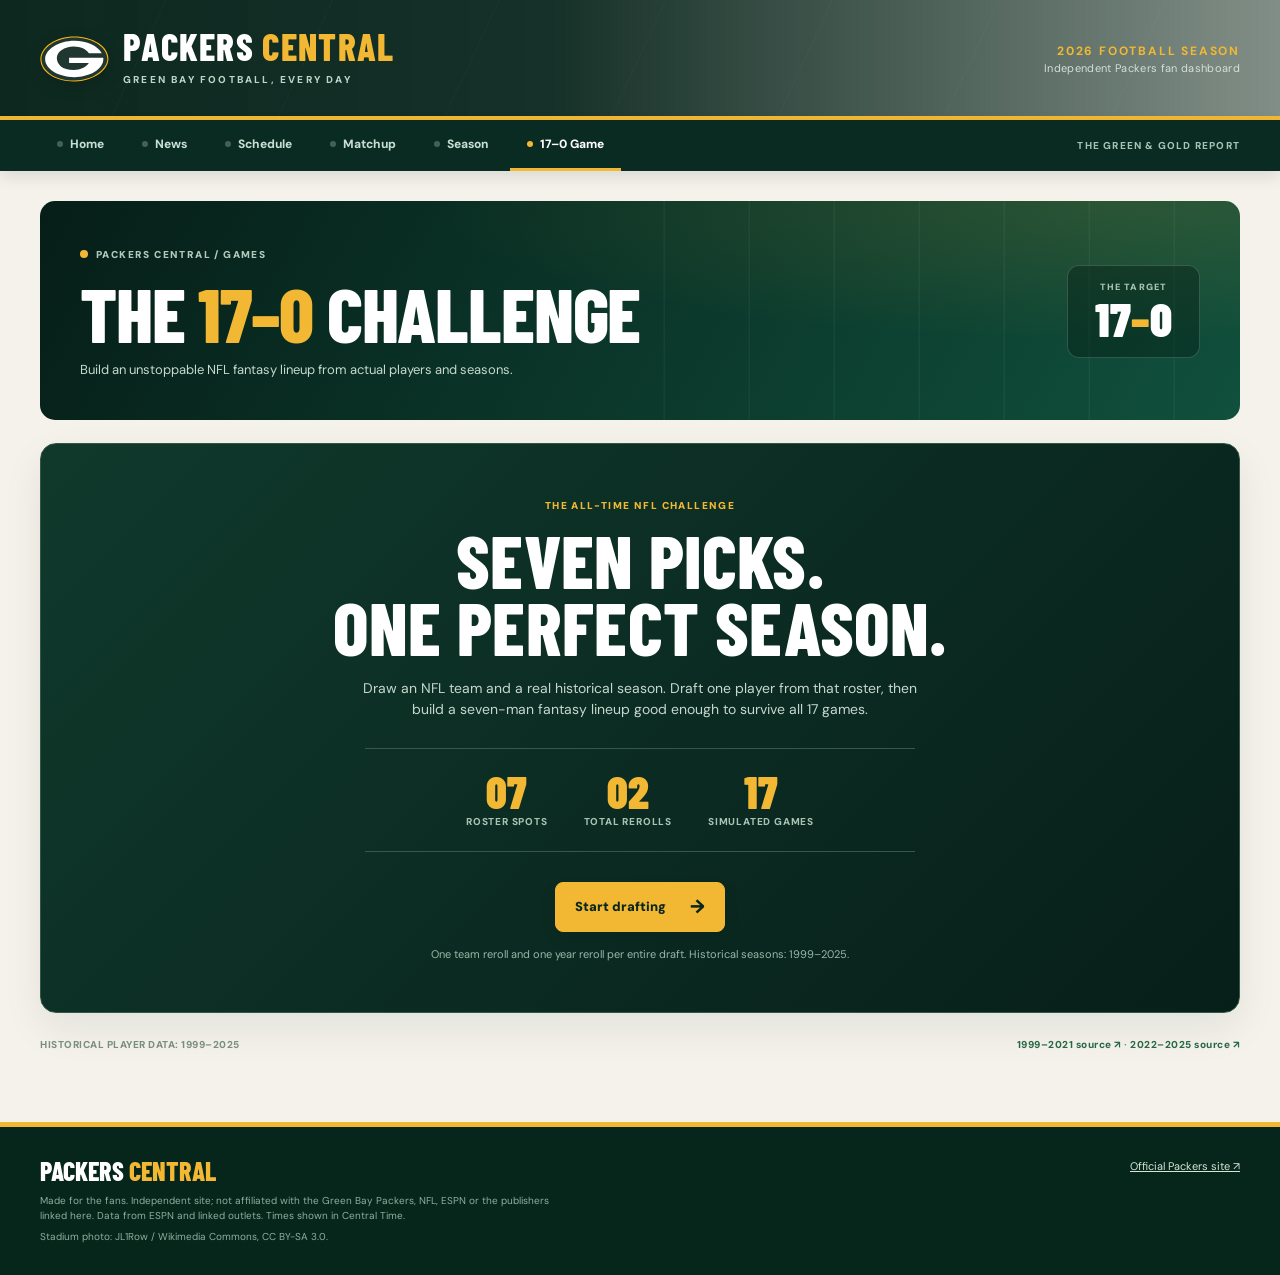
<file: seventeen.html>
<!doctype html>
<html lang="en">
<head>
<meta charset="utf-8">
<meta name="viewport" content="width=device-width,initial-scale=1">
<meta name="theme-color" content="#08291f">
<meta name="description" content="The NFL 17-0 Challenge: draft real historical players from random NFL teams and seasons. One team reroll and one year reroll per game.">
<title>NFL 17–0 Challenge | Packers Central</title>
<link rel="manifest" href="manifest.webmanifest?v=15">
<link rel="icon" type="image/svg+xml" href="packers-icon-2026.svg?v=15">
<link rel="stylesheet" href="styles.css?v=15">
<link rel="stylesheet" href="seventeen.css?v=2">
</head>
<body data-page="game">
<div id="shell"><main class="page" role="main"><p>Loading NFL 17–0 Challenge…</p></main></div>
<script src="app.js?v=15" defer></script>
<script src="seventeen.js?v=5" defer></script>
</body>
</html>
</file>
<file: styles.css>
@import url('https://fonts.googleapis.com/css2?family=Barlow+Condensed:wght@500;600;700;800;900&family=DM+Sans:wght@400;500;600;700;800&display=swap');
:root{--forest:#08291f;--pine:#0d3b2e;--pine2:#164b3b;--green:#1d694a;--gold:#f3b833;--cream:#f4f2eb;--paper:#fffcf6;--ink:#162c24;--muted:#63776e;--line:#dce2d8;--white:#fff;--win:#0d7651;--loss:#b14a43;--shadow:0 16px 40px rgba(7,33,25,.075)}
*,*::before,*::after{box-sizing:border-box}html{scroll-behavior:smooth;scroll-padding-top:92px}body{margin:0;background:var(--cream);color:var(--ink);font-family:'DM Sans',system-ui,-apple-system,sans-serif;font-size:14px;line-height:1.5}a{color:inherit}button{font:inherit}button,a{-webkit-tap-highlight-color:transparent}button:focus-visible,a:focus-visible,select:focus-visible{outline:3px solid #da9120;outline-offset:3px}img{max-width:100%}h1,h2,h3,h4,p{margin-top:0}.condensed,h1,h2,h3,.brand-main,.stat-value,.big-score,.match-title{font-family:'Barlow Condensed','Arial Narrow',Impact,sans-serif;font-weight:800;letter-spacing:.005em}
.masthead{color:white;background:linear-gradient(90deg,rgba(5,34,25,.97) 0%,rgba(5,34,25,.93) 43%,rgba(5,34,25,.48) 100%),url('https://upload.wikimedia.org/wikipedia/commons/thumb/e/e3/Lambeau_Field.jpg/1280px-Lambeau_Field.jpg') center 48%/cover;position:relative;border-bottom:4px solid var(--gold)}.masthead:before{content:"";position:absolute;inset:0;pointer-events:none;background:repeating-linear-gradient(115deg,transparent 0 150px,rgba(255,255,255,.018) 150px 151px)}.masthead-inner{max-width:1260px;margin:auto;padding:31px 30px 29px;display:flex;align-items:center;justify-content:space-between;gap:20px;position:relative}.brand{display:inline-flex;align-items:center;gap:14px;text-decoration:none;color:white}.brand-mark{width:69px;height:54px;display:block;flex:none;object-fit:contain;filter:drop-shadow(0 5px 8px rgba(0,0,0,.15))}.brand-main{display:block;font-size:37px;line-height:.84;letter-spacing:.035em}.brand-main span{color:var(--gold)}.brand-sub{display:block;margin-top:10px;font-size:10px;letter-spacing:.22em;text-transform:uppercase;color:#bed4c8;font-weight:800}.mast-meta{text-align:right;font-size:11px;color:#d4e1d9;letter-spacing:.03em}.mast-meta strong{display:block;color:var(--gold);font-size:12px;letter-spacing:.15em;text-transform:uppercase}.nav-shell{position:sticky;top:0;z-index:30;background:#092b22;box-shadow:0 6px 15px rgba(0,0,0,.1)}.nav-inner{max-width:1260px;margin:auto;padding:0 30px;display:flex;align-items:center;justify-content:space-between;gap:16px}.nav-list{display:flex;align-items:center;gap:4px;overflow:auto;scrollbar-width:none}.nav-list::-webkit-scrollbar{display:none}.nav-item{display:inline-flex;align-items:center;gap:7px;padding:15px 17px;color:#c9ded2;font-size:12px;font-weight:800;text-decoration:none;border-bottom:3px solid transparent;white-space:nowrap;transition:color .2s,background .2s}.nav-item:hover{color:white;background:rgba(255,255,255,.06)}.nav-item.active{color:white;border-bottom-color:var(--gold)}.nav-item.active .nav-dot{background:var(--gold)}.nav-dot{display:block;width:6px;height:6px;border-radius:50%;background:rgba(255,255,255,.25)}.nav-right{font-size:10px;text-transform:uppercase;letter-spacing:.12em;font-weight:800;color:#a7c3b4;white-space:nowrap}.page{max-width:1260px;margin:auto;padding:30px 30px 70px}.eyebrow{font-size:10px;letter-spacing:.16em;text-transform:uppercase;font-weight:900;color:var(--green)}.eyebrow.gold{color:var(--gold)}.page-heading{display:flex;justify-content:space-between;align-items:end;gap:20px;margin-bottom:24px}.page-heading h1{font-size:clamp(46px,6vw,74px);line-height:.88;margin:8px 0 8px;text-transform:uppercase}.page-heading p{color:var(--muted);max-width:560px;margin:0;font-size:13px}.updated{font-size:11px;color:var(--muted);white-space:nowrap}.section-head{display:flex;justify-content:space-between;align-items:baseline;gap:12px;margin-bottom:16px}.section-head h2{font-size:31px;text-transform:uppercase;line-height:1;margin:0}.section-head a{color:var(--green);font-weight:800;text-decoration:none;font-size:11px}.section-head a:hover{text-decoration:underline}.section-caption{color:var(--muted);font-size:11px;font-weight:700}.tag{display:inline-flex;align-items:center;gap:5px;border-radius:5px;padding:5px 9px;font-size:10px;font-weight:900;letter-spacing:.09em;text-transform:uppercase;background:#e6eae1;color:#557064}.tag.win{background:#d4eadf;color:#006847}.tag.loss{background:#fae0db;color:#983c35}.tag.tie{background:#e7e5dc;color:#4b5d52}.tag.live{background:#fce4af;color:#8b4c00}.tag.upcoming{background:#e5efe7;color:#256d50}.button{display:inline-flex;gap:12px;align-items:center;justify-content:center;border:0;border-radius:6px;padding:12px 17px;text-decoration:none;font-weight:900;font-size:12px;transition:transform .2s,background .2s}.button:hover{transform:translateY(-2px)}.button.gold{background:var(--gold);color:var(--forest)}.button.dark{background:var(--forest);color:white}.button.outline{border:1px solid #b7cabd;background:transparent;color:var(--forest)}
.topline{display:flex;justify-content:space-between;gap:18px;align-items:center;margin-bottom:17px;padding:13px 18px;border:1px solid #d8dfd5;background:#eaf0e7;border-radius:8px}.topline-left{display:flex;align-items:center;gap:15px}.live-pip{background:var(--gold);width:8px;height:8px;border-radius:50%;box-shadow:0 0 0 4px rgba(243,184,51,.2)}.topline strong{font-size:12px}.topline small{display:block;color:#60796a;font-size:10px}.topline a{font-size:11px;font-weight:900;text-decoration:none;color:var(--green)}.feature-layout{display:grid;grid-template-columns:1.17fr .83fr;gap:17px;align-items:stretch}.game-spotlight{position:relative;min-height:465px;border-radius:12px;overflow:hidden;color:white;background:linear-gradient(0deg,rgba(4,28,21,.99),rgba(4,28,21,.55) 68%,rgba(4,28,21,.3)),url('https://upload.wikimedia.org/wikipedia/commons/thumb/e/e3/Lambeau_Field.jpg/1280px-Lambeau_Field.jpg') center 50%/cover;display:flex;flex-direction:column;justify-content:space-between;padding:29px 31px;box-shadow:var(--shadow)}.game-spotlight:after{content:"";position:absolute;top:0;right:0;width:110px;height:5px;background:var(--gold)}.spotlight-top{display:flex;justify-content:space-between;align-items:start;gap:10px;position:relative;z-index:1}.spotlight-top .eyebrow{font-size:11px}.spotlight-week{color:#d1e2d6;font-size:11px;font-weight:900;letter-spacing:.12em}.spotlight-body{position:relative;z-index:1}.spotlight-opponent{display:flex;align-items:center;gap:14px;margin:15px 0}.spotlight-opponent img{width:64px;height:64px;object-fit:contain;filter:drop-shadow(0 7px 12px rgba(0,0,0,.5))}.spotlight-opponent .versus{font-size:12px;color:#bfcfc3;text-transform:uppercase;font-weight:900;letter-spacing:.12em}.spotlight h2,.game-spotlight h2{font-size:clamp(45px,5.5vw,72px);line-height:.88;text-transform:uppercase;margin:0 0 15px;max-width:590px;text-wrap:balance}.spotlight-info{color:#d2dfd5;font-size:12px;line-height:1.9}.spotlight-info b{color:#fff}.spotlight-footer{display:flex;align-items:center;justify-content:space-between;gap:12px;margin-top:21px}.big-score{font-size:40px;line-height:1;color:white}.spotlight .tag,.game-spotlight .tag{border:1px solid rgba(255,255,255,.13)}.feature-news{position:relative;display:flex;flex-direction:column;min-width:0;border-radius:12px;background:var(--forest);overflow:hidden;box-shadow:var(--shadow)}.feature-photo{height:57%;min-height:210px;position:relative;background:linear-gradient(135deg,#164b3b,#06241b);overflow:hidden}.feature-photo img{width:100%;height:100%;object-fit:cover;display:block}.feature-photo:after{content:"";position:absolute;bottom:-1px;left:0;right:0;height:80px;background:linear-gradient(0deg,var(--forest),transparent)}.feature-body{position:relative;flex:1;margin-top:-15px;z-index:1;color:white;padding:10px 28px 27px;display:flex;flex-direction:column;align-items:start}.feature-body h2{font-size:clamp(27px,2.8vw,39px);line-height:1.01;margin:9px 0 12px;text-wrap:balance}.feature-body p{color:#c5d8cc;font-size:12px;line-height:1.6;margin:0 0 12px;display:-webkit-box;-webkit-line-clamp:3;-webkit-box-orient:vertical;overflow:hidden}.feature-body .button{margin-top:auto}.feature-fallback{width:100%;height:100%;display:grid;place-items:center;font:800 86px 'Barlow Condensed';color:rgba(243,184,51,.25)}.at-a-glance{display:grid;grid-template-columns:repeat(4,1fr);gap:12px;margin:17px 0 30px}.glance-tile{min-height:94px;padding:14px 17px;background:var(--paper);border:1px solid var(--line);border-radius:9px;text-decoration:none;position:relative;overflow:hidden}.glance-tile:hover{border-color:#9fbaa9}.glance-tile:after{content:"↗";position:absolute;right:14px;top:12px;color:#9ab1a3}.glance-tile .eyebrow{font-size:9px}.glance-tile strong{display:block;font-size:21px;font-weight:900;margin-top:6px;letter-spacing:-.04em;line-height:1.1}.glance-tile small{display:block;font-size:10px;color:var(--muted);margin-top:5px}
.editorial-grid{display:grid;grid-template-columns:minmax(0,1.65fr) minmax(270px,.78fr);gap:27px;align-items:start}.section-block{margin-top:28px}.section-block:first-child{margin-top:0}.news-feed{border-top:2px solid var(--forest);background:transparent}.news-item{display:grid;grid-template-columns:154px 1fr auto;gap:19px;align-items:center;padding:17px 1px;border-bottom:1px solid #d9ded6;text-decoration:none;transition:background .16s}.news-item:hover{background:rgba(255,255,255,.55)}.news-thumb{width:154px;height:98px;object-fit:cover;border-radius:6px;background:#d8e1d8}.news-thumb.fallback{display:grid;place-items:center;color:#6b8c79;font:800 25px 'Barlow Condensed'}.news-body h3{font-size:22px;line-height:1.05;margin:0 0 8px}.news-meta{font-size:10px;color:#708477;text-transform:uppercase;letter-spacing:.09em;font-weight:900}.news-item-arrow{color:var(--green);font-size:24px}.sidebar-card{border:1px solid var(--line);border-radius:10px;background:var(--paper);padding:21px;margin-bottom:17px;box-shadow:0 8px 22px rgba(0,0,0,.025)}.sidebar-card h3{font-size:27px;line-height:1;margin:4px 0 15px;text-transform:uppercase}.sidebar-list a{display:block;text-decoration:none;padding:11px 0;border-top:1px solid var(--line)}.sidebar-list b{display:block;font-size:12px;line-height:1.4}.sidebar-list small{color:var(--muted);font-size:10px;font-weight:700}.sidebar-list a:hover b{color:var(--green)}.reward-card{background:var(--gold);border-color:#d49e2b;color:var(--forest)}.reward-card h3{font-size:33px}.reward-card p{font-size:12px;line-height:1.5;color:#3b4e39}.reward-card a{display:inline-flex;font-size:11px;font-weight:900;text-decoration:none;border-bottom:1px solid var(--forest);padding-bottom:3px}
.schedule-controls{display:flex;justify-content:space-between;gap:14px;align-items:center;flex-wrap:wrap;margin:0 0 16px}.filter-bar{display:flex;flex-wrap:wrap;gap:7px}.filter{border:1px solid #c8d3c8;background:var(--paper);border-radius:5px;color:#456258;padding:9px 13px;font-size:11px;font-weight:900;cursor:pointer}.filter.active{background:var(--forest);border-color:var(--forest);color:white}.filter:hover:not(.active){background:#e5ece4}.schedule-stack{display:grid;gap:9px}.game-row{border:1px solid var(--line);border-radius:9px;background:var(--paper);display:grid;grid-template-columns:88px 60px minmax(0,1fr) auto;align-items:center;gap:18px;padding:15px 19px;position:relative;scroll-margin-top:90px;transition:border-color .16s,transform .16s}.game-row:not(.bye):hover{border-color:#90b49c;transform:translateX(2px)}.game-row.next{border:2px solid #c3912d;box-shadow:0 8px 24px rgba(157,111,26,.1)}.game-row.next:before{content:"UP NEXT";position:absolute;top:-9px;right:18px;padding:2px 9px;background:var(--gold);color:var(--forest);font-size:9px;letter-spacing:.08em;font-weight:900;border-radius:3px}.game-date{border-right:1px solid var(--line);padding-right:15px;min-width:0}.game-date .week{display:block;text-transform:uppercase;color:var(--green);font-size:9px;font-weight:900;letter-spacing:.12em}.game-date strong{display:block;margin-top:3px;font:800 23px/1 'Barlow Condensed';white-space:nowrap}.game-date small{display:block;color:var(--muted);font-size:10px;margin-top:4px}.game-logo{height:54px;width:54px;object-fit:contain}.game-match{min-width:0}.game-match strong{font-size:24px;line-height:1.04;font-family:'Barlow Condensed';text-transform:uppercase;display:block}.game-match small{display:block;color:var(--muted);font-size:11px;margin-top:4px}.game-result{text-align:right;min-width:105px}.game-result strong{display:block;font:800 27px/1 'Barlow Condensed';margin-top:7px;white-space:nowrap}.game-result small{display:block;color:var(--muted);font-size:10px;margin-top:6px}.game-row.bye{grid-template-columns:88px 1fr;color:var(--muted);background:#eaeee7;border-style:dashed}.game-row.bye strong{font-size:18px;color:var(--ink)}.results-summary{display:flex;flex-wrap:wrap;gap:18px;align-items:center;background:var(--forest);border-radius:10px;color:#fff;padding:20px 24px;margin-bottom:21px}.results-summary strong{font:800 35px/1 'Barlow Condensed';color:white}.results-summary small{font-size:10px;color:#aec9b8;text-transform:uppercase;letter-spacing:.1em;font-weight:800}.results-summary .right{margin-left:auto;color:#d6e7db;font-size:11px}.metric-grid{display:grid;grid-template-columns:repeat(4,1fr);gap:12px;margin:21px 0 28px}.metric{background:var(--paper);border:1px solid var(--line);border-radius:9px;padding:19px 21px;min-height:120px}.metric .eyebrow{font-size:9px}.metric .stat-value{font-size:45px;line-height:1;margin:7px 0 0;display:block}.metric small{color:var(--muted);font-size:11px}.metric.feature{background:var(--forest);color:#fff;border-color:var(--forest)}.metric.feature .eyebrow{color:var(--gold)}.metric.feature small{color:#b7cfc0}.season-grid{display:grid;grid-template-columns:minmax(0,1.18fr) minmax(285px,.82fr);gap:20px}.season-panel{border:1px solid var(--line);background:var(--paper);border-radius:9px;padding:22px;margin-bottom:20px}.season-panel .section-head{margin-bottom:15px}.season-panel h2{font-size:27px}.table-wrap{overflow-x:auto}table.standings{width:100%;border-collapse:collapse;text-align:center;font-size:12px}table.standings th{font-size:10px;letter-spacing:.08em;text-transform:uppercase;color:#7c9182;font-weight:900;padding:12px 8px;border-bottom:1px solid var(--line)}table.standings td{padding:13px 8px;border-bottom:1px solid var(--line);font-weight:700}table.standings th:first-child,table.standings td:first-child{text-align:left}table.standings tr.packers{background:#e7f0e7;color:var(--green);font-weight:900}table.standings tr:last-child td{border-bottom:0}.recent-result{display:flex;align-items:center;justify-content:space-between;gap:12px;padding:13px 0;border-top:1px solid var(--line)}.recent-result b{font-size:12px}.recent-result small{display:block;color:var(--muted);font-size:10px;margin-top:3px}.recent-result .tag{flex:none}.resource-list{display:grid;gap:8px}.resource-list a{display:flex;justify-content:space-between;gap:12px;align-items:center;border:1px solid var(--line);border-radius:7px;padding:13px 15px;text-decoration:none;background:#f7f8f3}.resource-list a:hover{border-color:#91ad96;background:#edf3ec}.resource-list b{display:block;font-size:12px}.resource-list small{color:var(--muted);font-size:10px;display:block}.resource-list .arrow{color:var(--green);font-size:19px}.empty{padding:24px 0;color:var(--muted);font-size:12px}.fine-print{font-size:10px;color:var(--muted);line-height:1.6;margin-top:12px}.site-footer{background:#06261c;color:#aec8b8;border-top:5px solid var(--gold)}.footer-inner{max-width:1260px;margin:auto;padding:31px 30px;display:flex;justify-content:space-between;gap:24px;align-items:start}.footer-inner strong{color:white;font:800 26px/1 'Barlow Condensed'}.footer-inner strong span{color:var(--gold)}.footer-inner small{display:block;max-width:520px;font-size:10px;margin-top:6px;color:#91ad9d}.footer-inner a{color:#d5e5d7;font-size:11px}.status-note{color:#899b8e;font-size:10px;margin:9px 0}.score-highlight{color:var(--gold)}.muted{color:var(--muted)}.hidden{display:none!important}
@media(max-width:980px){.feature-layout{grid-template-columns:1fr 1fr}.at-a-glance{grid-template-columns:repeat(2,1fr)}.game-spotlight{min-height:440px}.game-spotlight h2{font-size:53px}.editorial-grid{grid-template-columns:1.35fr .8fr}.news-item{grid-template-columns:112px 1fr auto;gap:12px}.news-thumb{width:112px;height:83px}.news-body h3{font-size:20px}}
@media(max-width:700px){.masthead-inner{padding:20px 16px 21px}.brand{gap:10px}.brand-mark{width:50px;height:43px}.brand-main{font-size:29px}.brand-sub{font-size:8px;letter-spacing:.14em;margin-top:8px}.mast-meta{display:none}.nav-inner{padding:0 9px}.nav-item{padding:12px 12px;font-size:11px}.nav-right{display:none}.page{padding:19px 14px 49px}.page-heading{display:block}.page-heading h1{font-size:53px}.page-heading .updated{display:block;margin-top:12px}.topline{padding:12px 13px}.topline a{white-space:nowrap}.feature-layout{grid-template-columns:1fr;gap:13px}.game-spotlight{min-height:380px;padding:23px}.game-spotlight h2{font-size:60px}.feature-news{min-height:405px}.feature-photo{height:220px;min-height:220px}.feature-body{padding:7px 22px 23px}.feature-body h2{font-size:33px}.at-a-glance{grid-template-columns:1fr 1fr;gap:9px;margin-top:12px}.glance-tile{min-height:95px;padding:13px}.glance-tile strong{font-size:18px}.editorial-grid,.season-grid{grid-template-columns:1fr;gap:12px}.section-head h2{font-size:28px}.sidebar{margin-top:22px}.sidebar-card{padding:19px}.news-item{grid-template-columns:108px 1fr 13px;gap:11px;padding:13px 0}.news-thumb{width:108px;height:80px}.news-body h3{font-size:18px}.news-meta{font-size:9px}.news-item-arrow{font-size:17px}.game-row{grid-template-columns:58px 39px minmax(0,1fr);gap:10px;padding:14px 12px}.game-date{padding-right:8px}.game-date strong{font-size:18px}.game-date small{font-size:9px}.game-logo{height:38px;width:38px}.game-match strong{font-size:21px}.game-match small{font-size:10px}.game-result{grid-column:3;text-align:left;display:flex;align-items:center;justify-content:space-between;gap:7px;min-width:0}.game-result strong{margin:0;font-size:22px}.game-result small{display:none}.game-row.bye{grid-template-columns:58px 1fr}.schedule-controls{align-items:stretch}.filter{padding:9px 11px}.metric-grid{grid-template-columns:1fr 1fr;gap:9px}.metric{padding:15px;min-height:105px}.metric .stat-value{font-size:37px}.results-summary{padding:16px;gap:11px}.results-summary .right{margin-left:0;width:100%}.footer-inner{padding:23px 16px;display:block}.footer-inner>a{display:inline-block;margin-top:16px}}
@media(max-width:370px){.brand-main{font-size:25px}.game-spotlight h2{font-size:51px}.news-item{grid-template-columns:88px 1fr 11px}.news-thumb{width:88px;height:74px}.news-body h3{font-size:17px}.glance-tile strong{font-size:17px}}
@media(prefers-reduced-motion:reduce){html{scroll-behavior:auto}*,*:before,*:after{transition:none!important;animation:none!important}}
</file>
<file: seventeen.css>
/* Packers Central NFL 17-0: self-contained, mobile-first game UI */
.draft-site{--draft-dark:#08291f;--draft-green:#144536;--draft-gold:#f3b833;--draft-line:#dce5dc;max-width:1200px;margin:auto}
.draft-site button{cursor:pointer;transition:transform .15s ease,border-color .15s ease,background-color .15s ease,box-shadow .15s ease}
.draft-site button:not(:disabled):active{transform:translateY(1px)}
.draft-site button:disabled{cursor:not-allowed;opacity:.47}
.draft-site button:focus-visible,.draft-site input:focus-visible{outline:3px solid #d7a02d;outline-offset:2px}
.draft-heading{position:relative;overflow:hidden;min-height:219px;background:radial-gradient(ellipse at 90% 0%,rgba(243,184,51,.13),transparent 45%),linear-gradient(120deg,#061e18,#10503c);border-radius:15px;padding:34px 40px 32px;margin-bottom:23px;color:#fff;display:flex;align-items:center;justify-content:space-between;gap:20px;isolation:isolate}
.draft-heading:after{content:"";position:absolute;right:0;top:0;bottom:0;width:55%;z-index:-1;background:repeating-linear-gradient(90deg,transparent 0 83px,rgba(255,255,255,.045) 84px 85px)}
.draft-eyebrow,.draft-kicker{display:inline-flex;gap:8px;align-items:center;color:#b1c9bb;letter-spacing:.14em;text-transform:uppercase;font-size:10px;font-weight:900}
.draft-live-dot{height:8px;width:8px;background:var(--draft-gold);border-radius:50%;display:inline-block}
.draft-heading h1{color:white;text-transform:uppercase;letter-spacing:-.015em;font-size:clamp(44px,6vw,80px);line-height:.86;margin:15px 0 15px;max-width:820px}
.draft-heading h1 em{color:var(--draft-gold);font-style:normal}
.draft-heading p{max-width:480px;margin:0;color:#c7d9cd;font-size:13px}
.draft-heading-record{text-align:center;border:1px solid rgba(255,255,255,.17);padding:15px 27px;background:rgba(3,24,17,.38);border-radius:12px;flex:none}
.draft-heading-record>span{color:#a6c3b3;letter-spacing:.13em;font-weight:900;font-size:9px;display:block}
.draft-heading-record strong{display:block;color:white;font:900 48px/1 'Barlow Condensed',Impact,sans-serif}
.draft-heading-record strong span{color:var(--draft-gold)}
.draft-welcome{padding:50px 55px;color:#fff;background:linear-gradient(135deg,#10392c,#071f19);border:1px solid #315747;border-radius:16px;box-shadow:var(--shadow);text-align:center}
.draft-welcome .draft-kicker{color:var(--draft-gold)}
.draft-welcome h2{font-size:clamp(46px,6vw,74px);line-height:.9;text-transform:uppercase;color:white;margin:12px auto 18px}
.draft-welcome>p{color:#c6d7cd;font-size:14px;max-width:560px;margin:0 auto 28px}
.draft-welcome>small{display:block;margin-top:14px;color:#98b7a7;font-size:11px}
.draft-rules{display:flex;justify-content:center;gap:36px;margin:26px auto 30px;border-top:1px solid #365749;border-bottom:1px solid #365749;padding:22px 5px;max-width:550px}
.draft-rules>div{display:grid;gap:2px}.draft-rules strong{font:900 45px/.9 'Barlow Condensed',Impact,sans-serif;color:var(--draft-gold)}
.draft-rules span{color:#a8c3b4;font-size:10px;text-transform:uppercase;letter-spacing:.08em;font-weight:800}
.draft-main-button{display:inline-flex;align-items:center;justify-content:space-between;gap:24px;background:var(--draft-gold);color:#09271c;border:1px solid #f3b833;border-radius:8px;padding:14px 19px;font-weight:900;font-size:13px;min-height:50px;text-decoration:none;box-shadow:0 8px 17px rgba(0,0,0,.07)}
.draft-main-button:hover{background:#ffcb51}
.draft-main-button span{font-size:19px;line-height:1}
.draft-layout{display:grid;grid-template-columns:minmax(0,1.64fr) minmax(285px,.92fr);gap:22px;align-items:start}
.draft-main{min-width:0}
.draft-panel{background:#fffcf6;border:1px solid var(--draft-line);border-radius:13px;box-shadow:var(--shadow);padding:25px;margin-bottom:20px}
.draft-panel h2{font-size:36px;line-height:1;text-transform:uppercase;margin:6px 0 10px}
.draft-panel p{color:#61756a;line-height:1.6}
.draft-section-top{display:flex;justify-content:space-between;align-items:center;gap:12px;margin-bottom:15px}
.draft-section-top h2{margin:4px 0 0}
.draft-kicker{color:#3f795c}
.draft-season-tag{background:#edf0e9;border-radius:4px;padding:7px 10px;color:#65766a;font-size:9px;font-weight:900;letter-spacing:.12em}
.draft-draw-match{display:flex;align-items:center;gap:22px;padding:23px 2px 25px;border-bottom:1px solid var(--draft-line)}
.draft-logo{object-fit:contain;width:100px;height:95px;filter:drop-shadow(0 7px 8px rgba(6,38,25,.1));flex:none}
.draft-draw-small{display:block;text-transform:uppercase;color:#80968a;font-weight:900;letter-spacing:.13em;font-size:10px}
.draft-draw-match h2{font-size:clamp(31px,4.3vw,52px);margin:4px 0;line-height:.95}
.draft-draw-match strong{font:900 37px/1 'Barlow Condensed',Impact,sans-serif;color:#16714a}
.draft-rerolls{display:grid;grid-template-columns:repeat(2,minmax(0,1fr));gap:12px;margin-top:22px}
.draft-rerolls button{display:flex;align-items:center;justify-content:flex-start;gap:13px;text-align:left;border:1px solid #cbd9d0;border-radius:9px;background:#f0f5ef;color:#154530;padding:14px 15px;min-height:74px}
.draft-rerolls button:not(:disabled):hover{border-color:#1f8457;background:#e8f1e9}
.draft-rerolls button>span:first-child{display:grid;place-items:center;width:37px;height:37px;background:#dbe9dd;border-radius:50%;font-size:24px;flex:none}
.draft-rerolls button>span:nth-child(2){font-size:12px;font-weight:900;line-height:1.4;min-width:0}
.draft-rerolls button small{display:block;color:#687d70;font-size:10px;font-weight:600;margin-top:3px}
.draft-rerolls button:disabled{background:#f2f2ef;opacity:.66}
.draft-reroll-warning{font-size:11px;margin:11px 0 0}
.draft-player-panel{padding-bottom:19px}
.draft-player-count{font-size:10px;font-weight:900;background:#e9eee7;color:#62786b;padding:8px 10px;border-radius:5px;white-space:nowrap}
.draft-search-row{display:flex;gap:10px;align-items:center;margin-bottom:14px}
.draft-search-row input{font:inherit;min-width:0;flex:1;padding:11px 13px;border:1px solid #ccd7d0;border-radius:7px;background:white;min-height:41px;color:#102e20}
.draft-pos-filters{display:flex;gap:3px}
.draft-pos-filters button{border:1px solid #d6e0d7;background:#f3f5ef;color:#52695d;border-radius:6px;min-width:36px;padding:9px 8px;font-size:10px;font-weight:900}
.draft-pos-filters button.active{background:#0b3b2b;color:#fff;border-color:#0b3b2b}
.draft-player-results{display:grid;gap:7px;max-height:590px;overflow-y:auto;scrollbar-color:#b6c7bb transparent;padding-right:2px}
.draft-player{width:100%;min-height:65px;display:flex;justify-content:space-between;gap:14px;align-items:center;text-align:left;background:#fff;border:1px solid #e0e7dd;border-radius:8px;padding:9px 13px;color:#152a20}
.draft-player:hover{background:#f0f7f1;border-color:#89b5a0}
.draft-player.selected{background:#e2f1e5;border-color:#318764;box-shadow:inset 3px 0 #18804f}
.draft-player-id{display:flex;gap:11px;align-items:center;min-width:0}
.draft-player-pos{display:grid;place-items:center;background:#e9f0e9;border:1px solid #d8e4da;color:#174e39;width:39px;height:35px;border-radius:6px;flex:none;font-size:11px;font-weight:900}
.draft-player-id>span:last-child{min-width:0}
.draft-player-id strong{display:block;font-weight:900;font-size:13px;line-height:1.45}
.draft-player-id small{display:block;color:#73847a;font-size:10px}
.draft-player-ppg{text-align:right;flex:none;display:grid}
.draft-player-ppg b{font:900 25px/1 'Barlow Condensed',Impact,sans-serif;color:#194f39}
.draft-player-ppg small{font-size:9px;font-weight:900;letter-spacing:.08em;color:#74867b}
.draft-pick-confirm{display:flex;align-items:center;flex-wrap:wrap;gap:12px;background:#0b3829;border:1px solid #26684d;color:white;border-radius:10px;padding:16px;margin-bottom:13px}
.draft-pick-confirm .draft-kicker{color:#a8d3b3}
.draft-pick-confirm h3{font-size:26px;margin:2px 0 0;color:white;line-height:1}
.draft-pick-confirm small{color:#c6d6cb}
.draft-slot-options{margin-left:auto;display:flex;align-items:center;flex-wrap:wrap;gap:6px}
.draft-slot-options>span{width:100%;font-size:10px;font-weight:800;color:#b7d0be;text-align:right}
.draft-slot-options button{background:var(--draft-gold);color:#06271b;border:1px solid var(--draft-gold);border-radius:5px;font-size:11px;font-weight:900;padding:11px 14px}
.draft-slot-options button:hover{background:#ffcb53}
.draft-cancel{padding:8px;background:transparent;color:#c7dacf;border:0;text-decoration:underline;font-size:11px}
.draft-no-results{padding:25px;text-align:center}
.draft-data-note{font-size:10px;margin:15px 0 0;color:#738379;line-height:1.6}
.draft-roster-panel{position:sticky;top:84px;background:#fff;border:1px solid #d7e3d8;border-radius:12px;box-shadow:var(--shadow);overflow:hidden;padding:22px}
.draft-roster-heading{padding-bottom:15px;border-bottom:1px solid #e1e8de}
.draft-roster-heading h2{font-size:30px;line-height:1;text-transform:uppercase;margin:5px 0 0}
.draft-progress-head{display:flex;justify-content:space-between;align-items:center;margin:17px 0 9px}
.draft-progress-head b{font-size:11px;color:#617669}
.draft-progress-head strong{font:900 21px/1 'Barlow Condensed',Impact,sans-serif;color:#143c2b}
.draft-progress-head strong span{color:#a5b3a8}
.draft-progress{height:7px;background:#e5ece5;border-radius:99px;overflow:hidden;margin-bottom:17px}
.draft-progress span{height:100%;display:block;background:#1b7951;border-radius:99px;transition:width .25s}
.draft-roster-list{display:grid;gap:7px}
.draft-slot{min-height:58px;border:1px dashed #d0dcd2;background:#f9fbf8;display:flex;align-items:center;gap:11px;border-radius:7px;padding:8px 10px}
.draft-slot.locked{background:#eef6ed;border:1px solid #d4e7d6}
.draft-slot-label{display:grid;place-items:center;min-width:42px;font-size:11px;font-weight:900;color:#0b5235;background:#e2efe4;padding:8px 4px;border-radius:5px}
.draft-slot-person{display:grid;gap:2px;min-width:0;flex:1}
.draft-slot-person b{font-size:11px;overflow-wrap:anywhere}
.draft-slot-person span{font-size:10px;color:#6b8375}
.draft-slot-vacant{font-size:10px;font-weight:700;color:#a0aea2}
.draft-check{font-weight:900;color:#197e53}
.draft-roster-footer{margin-top:18px;padding-top:10px;border-top:1px solid #dce6dd}
.draft-roster-footer p{margin:6px 0;display:flex;justify-content:space-between;align-items:center;font-size:11px}
.draft-roster-footer b{font-weight:900;color:#536b5c}
.draft-ready,.draft-used{font-size:9px;letter-spacing:.07em;font-weight:900}
.draft-ready{color:#087c4e}.draft-used{color:#9ca7a0}
.draft-reset{width:100%;border:1px solid #ccd8cf;border-radius:6px;background:white;padding:10px;margin-top:14px;color:#54695c;font-size:11px;font-weight:800}
.draft-reset:hover{background:#f2f5ef}
.draft-finish{text-align:center;padding:40px 24px}
.draft-finish h2{font-size:clamp(38px,5vw,62px);margin:12px 0}
.draft-finish>p:not(.draft-data-note){max-width:480px;margin:0 auto 23px}
.draft-result{padding:29px}
.draft-result-top{display:flex;align-items:center;justify-content:space-between;background:linear-gradient(120deg,#0a3224,#15583e);color:white;border-radius:12px;padding:26px 29px;margin-top:11px}
.draft-record{font:900 clamp(65px,9vw,113px)/.9 'Barlow Condensed',Impact,sans-serif;letter-spacing:-.02em}
.draft-record span{color:var(--draft-gold)}
.draft-result-top p{color:#c8decd;margin:11px 0 0;font-weight:800}
.draft-grade{display:grid;place-items:center;background:var(--draft-gold);color:#072d1d;border-radius:14px;width:87px;height:87px;font:900 51px 'Barlow Condensed',Impact,sans-serif}
.draft-week-title{font-weight:900;font-size:11px;letter-spacing:.09em;text-transform:uppercase;margin:22px 0 12px}
.draft-week-grid{display:grid;grid-template-columns:repeat(9,minmax(0,1fr));gap:6px}
.draft-week{display:grid;place-items:center;gap:1px;border-radius:6px;padding:8px 2px;min-height:54px}
.draft-week small{font-size:9px;font-weight:800;opacity:.83}
.draft-week b{font-size:15px;font-weight:900}
.draft-week.win{background:#d9eee0;color:#0c6945}
.draft-week.loss{background:#f9dfdc;color:#993d39}
.draft-analysis{display:flex;gap:12px;margin:22px 0}
.draft-analysis>div{flex:1;background:#f2f5f0;border-radius:8px;padding:15px}
.draft-analysis small{display:block;color:#6b8172;font-size:9px;font-weight:900;letter-spacing:.09em}
.draft-analysis b{font:900 29px/1.2 'Barlow Condensed',Impact,sans-serif;color:#0f4832}
.draft-analysis b span{color:#80998a;font-size:16px}
.draft-result-actions{display:flex;gap:12px;flex-wrap:wrap}
.draft-secondary{border:1px solid #cadbd0;background:#fff;color:#135539;padding:12px 18px;border-radius:7px;font-size:12px;font-weight:900}
.draft-secondary:hover{background:#eff6ef}
.draft-bottom{display:flex;justify-content:space-between;flex-wrap:wrap;gap:9px;margin-top:24px;color:#7a8e80;font-size:10px;letter-spacing:.05em;font-weight:800}
.draft-bottom a{color:#276844;text-decoration:none}
.draft-loading{text-align:center;padding:75px 25px;background:white;border-radius:12px}
.draft-loading h2{font-size:39px;line-height:1;margin:11px 0}
.draft-loading p{color:#698173}
.draft-toast{position:fixed;z-index:100;bottom:24px;left:50%;transform:translate(-50%,35px);opacity:0;pointer-events:none;transition:transform .2s,opacity .2s;border-radius:8px;padding:13px 20px;background:#102e22;color:white;box-shadow:0 14px 30px #0003;font-size:12px;font-weight:800}
.draft-toast.show{opacity:1;transform:translate(-50%,0)}
@media(max-width:1040px){.draft-heading-record{display:none}.draft-layout{grid-template-columns:minmax(0,1.3fr) minmax(255px,.85fr);gap:14px}.draft-panel{padding:20px}.draft-roster-panel{padding:17px}.draft-search-row{align-items:stretch;flex-direction:column}.draft-pos-filters{width:100%}.draft-pos-filters button{flex:1}}
@media(max-width:700px){.draft-heading{min-height:0;padding:27px 23px;border-radius:10px;margin-bottom:15px}.draft-heading h1{font-size:clamp(43px,11vw,66px)}.draft-heading p{font-size:12px}.draft-layout{grid-template-columns:1fr;gap:0}.draft-roster-panel{position:static;margin-bottom:20px}.draft-main{order:0}.draft-roster-panel{order:1}.draft-panel{padding:18px;border-radius:11px;margin-bottom:14px}.draft-welcome{padding:30px 19px}.draft-rules{gap:16px}.draft-rules strong{font-size:37px}.draft-rules span{font-size:9px}.draft-draw-match{gap:10px;padding:17px 0}.draft-logo{width:70px;height:70px}.draft-draw-match h2{font-size:clamp(31px,8vw,43px)}.draft-draw-match strong{font-size:30px}.draft-rerolls{gap:8px;margin-top:15px}.draft-rerolls button{padding:10px;gap:8px;min-height:70px}.draft-rerolls button>span:first-child{height:29px;width:29px;font-size:20px}.draft-rerolls button small{font-size:9px}.draft-player-results{max-height:510px}.draft-result-top{padding:20px 18px}.draft-grade{width:66px;height:66px;font-size:40px}.draft-week-grid{grid-template-columns:repeat(6,minmax(0,1fr))}.draft-analysis{gap:8px}.draft-result-actions{flex-direction:column}.draft-result-actions button{width:100%}.draft-pick-confirm{align-items:flex-start}.draft-slot-options{margin-left:0;width:100%}.draft-slot-options>span{text-align:left}}
@media(prefers-reduced-motion:reduce){.draft-site button,.draft-toast,.draft-progress span{transition:none}}

/* Roster stays alongside the board on desktop; on phones, a compact
   seven-position readout sits directly between the draw and player choices. */
.draft-draw,.draft-pick-confirm{scroll-margin-top:88px}
.draft-mini-roster{display:none}
@media(max-width:700px){
 .draft-mini-roster{display:block;margin:0 0 14px;padding:15px;background:#0d3527;
  color:#f5f8f3;border:1px solid #2f674c;border-radius:11px}
 .draft-mini-head{display:flex;align-items:center;justify-content:space-between;gap:8px;margin-bottom:10px}
 .draft-mini-head strong{font-size:10px;font-weight:900;letter-spacing:.11em;color:#dcebdd}
 .draft-mini-head span{font-size:10px;font-weight:800;color:#f3bf49;white-space:nowrap}
 .draft-mini-grid{display:grid;grid-template-columns:repeat(4,minmax(0,1fr));gap:6px}
 .draft-mini-slot{min-width:0;min-height:55px;padding:8px 7px;border-radius:6px;border:1px solid rgba(255,255,255,.12);background:#1b4938}
 .draft-mini-slot b{display:block;font-size:10px;line-height:1.25;font-weight:900;color:#f5c75b}
 .draft-mini-slot span{display:-webkit-box;-webkit-line-clamp:2;-webkit-box-orient:vertical;overflow:hidden;
  overflow-wrap:anywhere;line-height:1.25;font-size:10px;margin-top:5px;color:#e1eee3}
 .draft-mini-slot.available{background:#123729;border-style:dashed;border-color:rgba(219,238,223,.25)}
 .draft-mini-slot.available span{color:#96bcab;font-weight:800;font-size:9px;letter-spacing:.08em}
 .draft-mini-slot.filled{border-color:rgba(246,193,70,.48)}
}
@media(max-width:360px){.draft-mini-grid{grid-template-columns:repeat(3,minmax(0,1fr))}}
</file>
